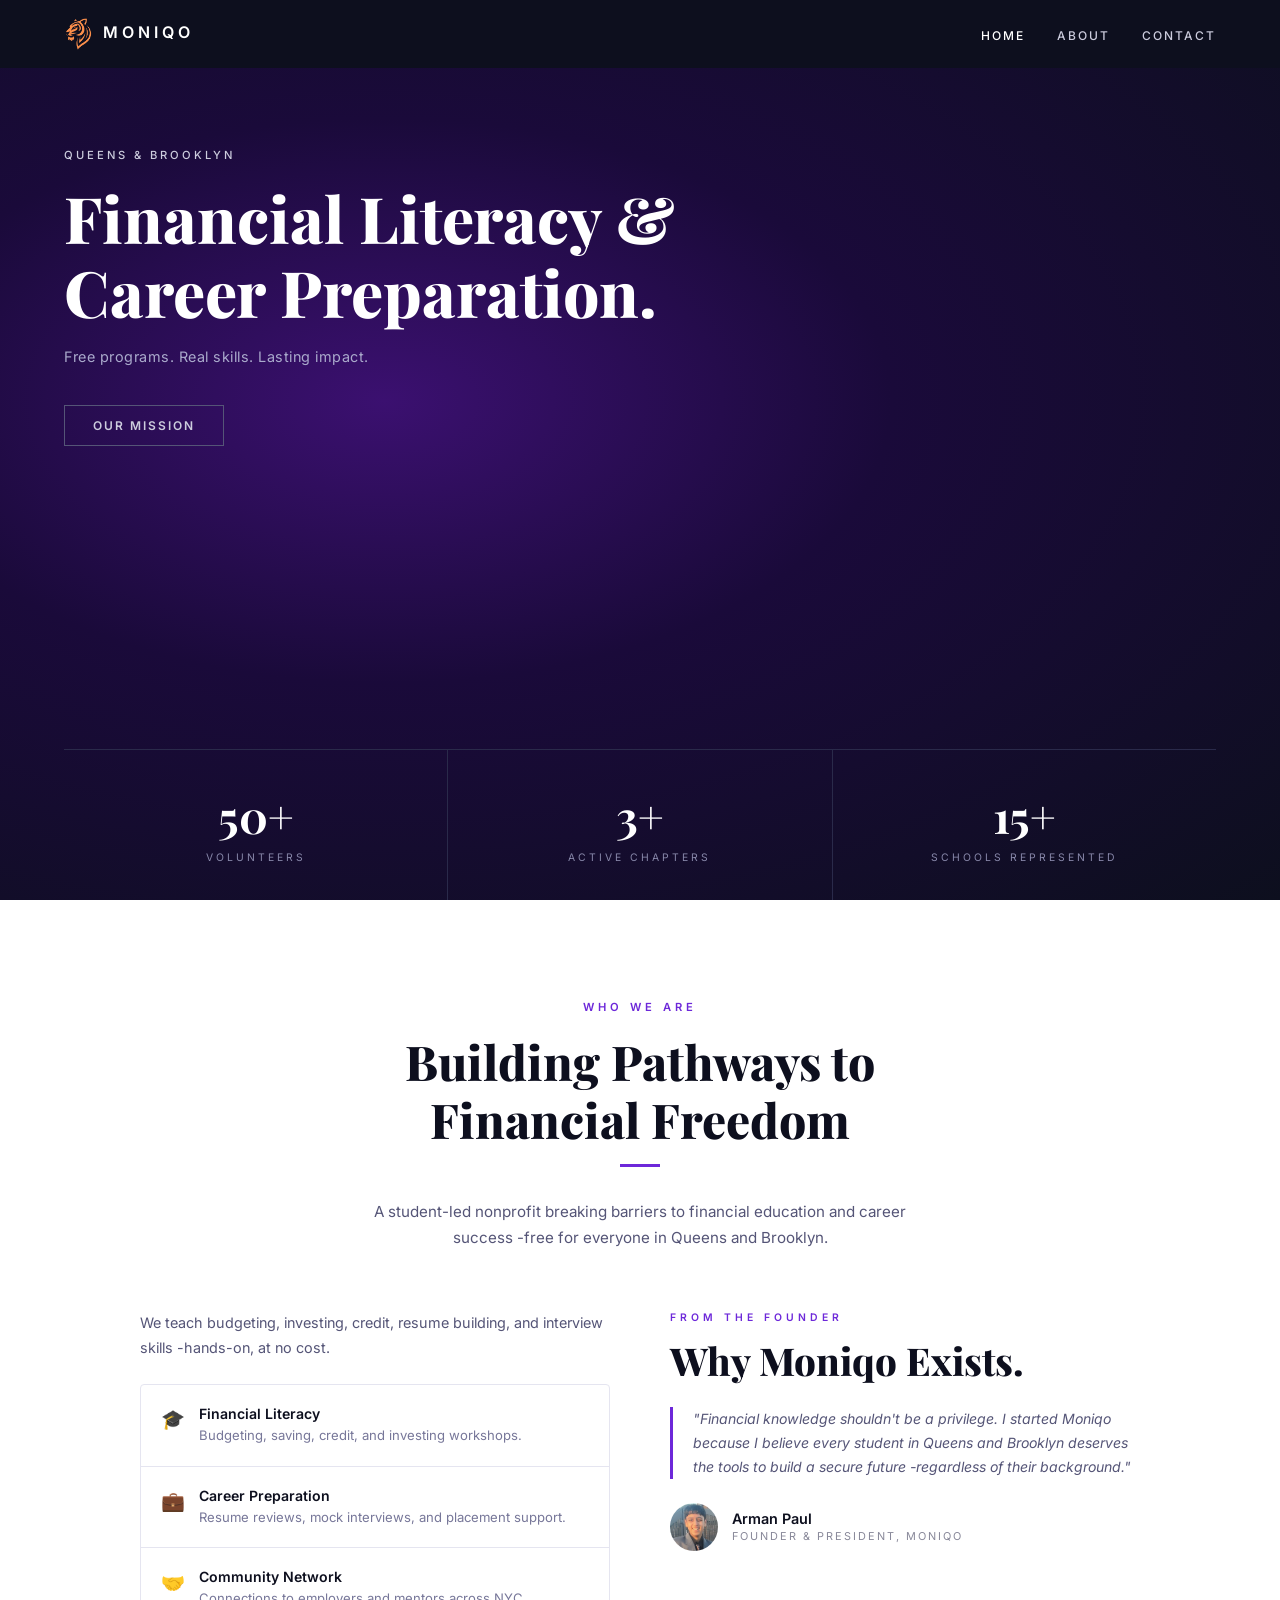
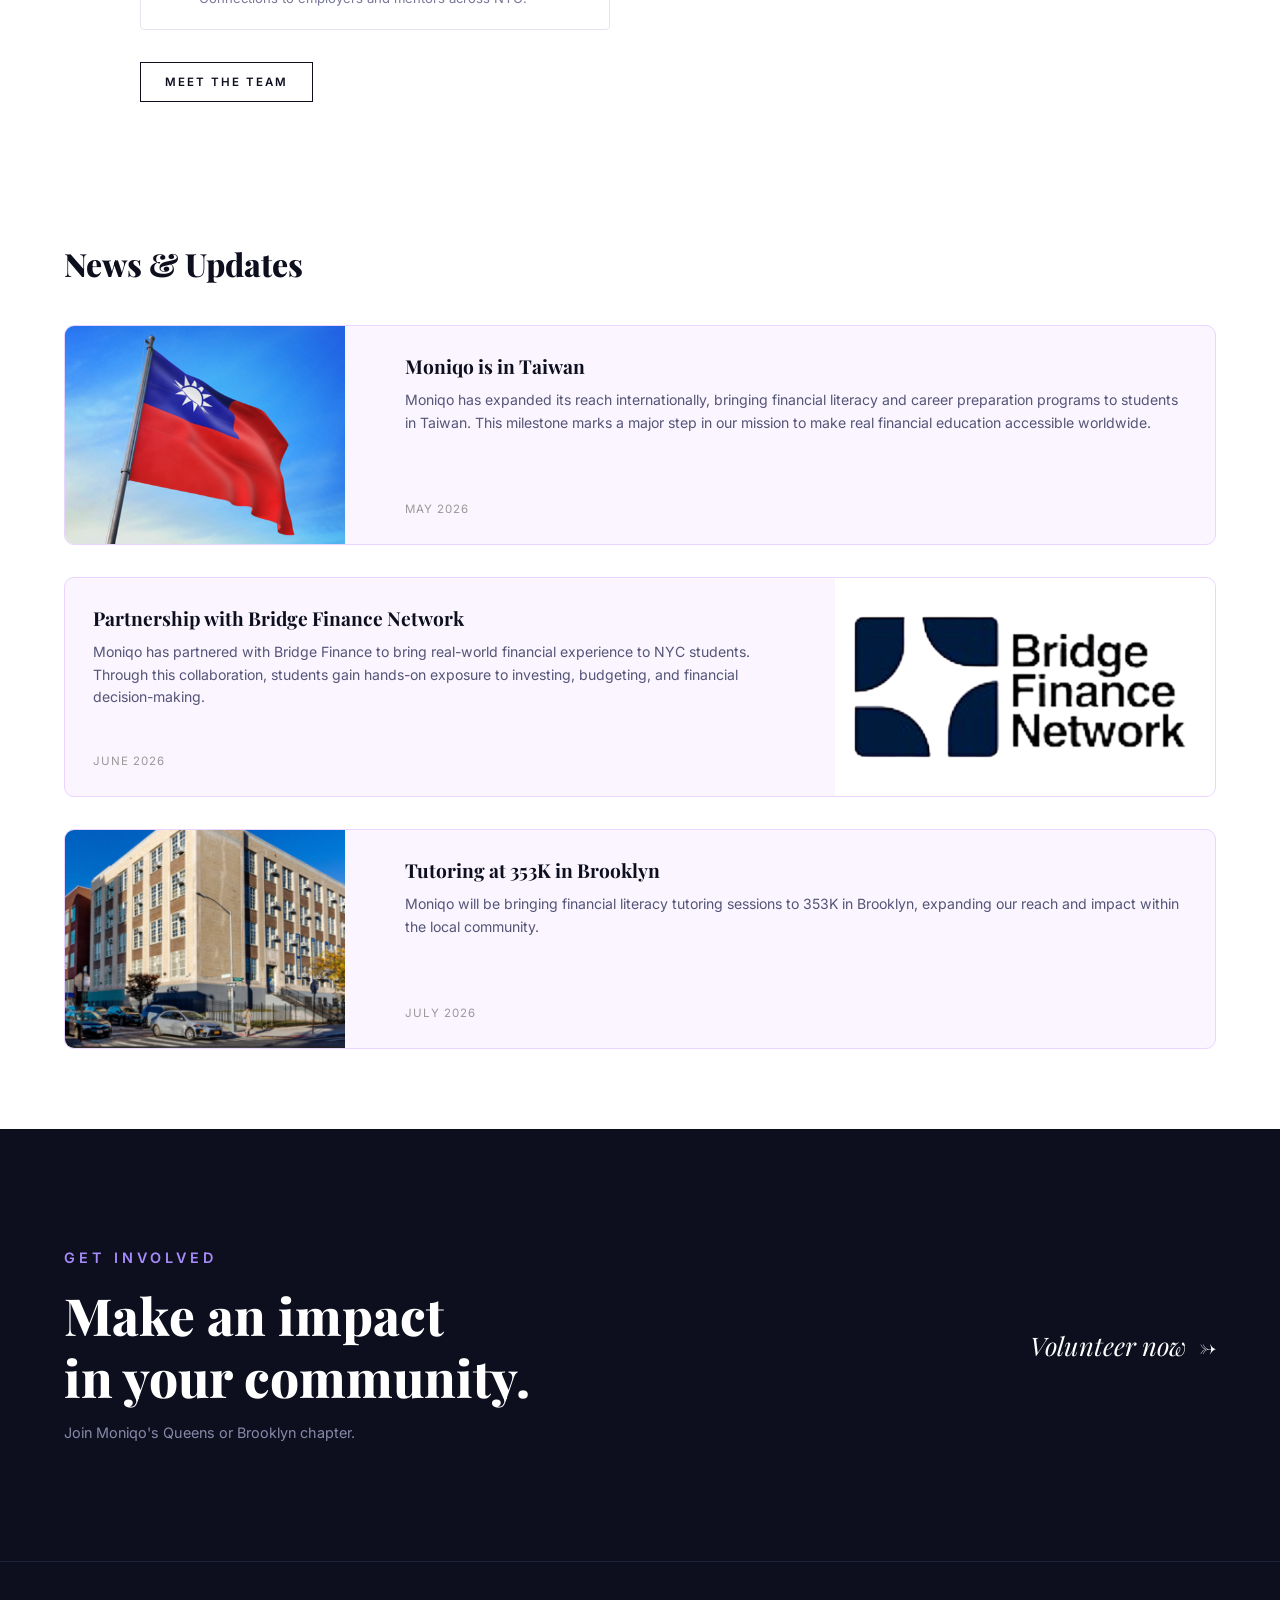
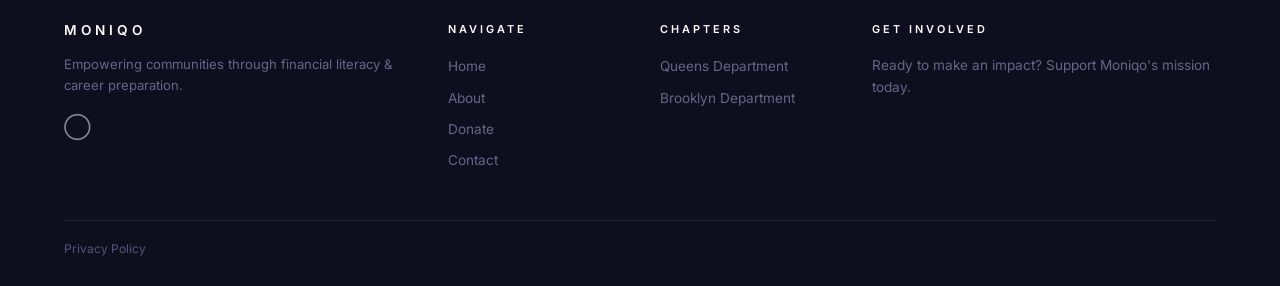
<file: index.html>
<!DOCTYPE html>
<html lang="en">
<head>
  <meta charset="UTF-8" />
  <meta name="viewport" content="width=device-width, initial-scale=1.0" />
  <title>Moniqo</title>
  <link rel="stylesheet" href="styles.css" />
  <style>
    html { scroll-behavior: smooth; }
  </style>
</head>
<body>

  <!-- NAV -->
  <nav>
    <a href="index.html" class="nav-brand"><img src="logo.png" alt="Moniqo Logo" style="height:32px;vertical-align:middle;margin-right:10px;">Moniqo</a>
    <div class="nav-right">
      <ul class="nav-links">
        <li><a href="index.html" class="active">Home</a></li>
        <li><a href="#about">About</a></li>
        <li><a href="contact.html">Contact</a></li>
      </ul>
    </div>
  </nav>

  <!-- HERO -->
  <section class="hero">
    <div class="hero-content">
      <p class="location">Queens &amp; Brooklyn</p>
      <h1>Financial Literacy &amp;<br />Career Preparation.</h1>
      <p class="tagline">Free programs. Real skills. Lasting impact.</p>
      <div class="hero-buttons">
<a href="#about" class="btn-outline">Our Mission</a>
      </div>
    </div>

    <!-- STATS -->
    <div class="stats-bar">
      <div class="stat-item">
        <div class="number">50+</div>
        <div class="label">Volunteers</div>
      </div>
      <div class="stat-item">
        <div class="number">3+</div>
        <div class="label">Active Chapters</div>
      </div>
      <div class="stat-item">
        <div class="number">15+</div>
        <div class="label">Schools Represented</div>
      </div>
    </div>
  </section>

  <!-- WHO WE ARE / ABOUT -->
  <section class="who-we-are" id="about">
    <p class="section-label">Who We Are</p>
    <h2>Building Pathways to<br />Financial Freedom</h2>
    <div class="underline-accent"></div>
    <p class="sub">A student-led nonprofit breaking barriers to financial education and career success -free for everyone in Queens and Brooklyn.</p>

    <div class="about-grid">
      <div class="features-col">
        <p>We teach budgeting, investing, credit, resume building, and interview skills -hands-on, at no cost.</p>
        <div class="feature-list">
          <div class="feature-item">
            <div class="feature-icon">🎓</div>
            <div>
              <h4>Financial Literacy</h4>
              <p>Budgeting, saving, credit, and investing workshops.</p>
            </div>
          </div>
          <div class="feature-item">
            <div class="feature-icon">💼</div>
            <div>
              <h4>Career Preparation</h4>
              <p>Resume reviews, mock interviews, and placement support.</p>
            </div>
          </div>
          <div class="feature-item">
            <div class="feature-icon">🤝</div>
            <div>
              <h4>Community Network</h4>
              <p>Connections to employers and mentors across NYC.</p>
            </div>
          </div>
        </div>
        <a href="contact.html" class="btn-meet">Meet the Team</a>
      </div>

      <div class="founder-col">
        <p class="founder-label">From the Founder</p>
        <h3>Why Moniqo Exists.</h3>
        <div class="founder-quote">
          <p>"Financial knowledge shouldn't be a privilege. I started Moniqo because I believe every student in Queens and Brooklyn deserves the tools to build a secure future -regardless of their background."</p>
        </div>
        <div class="founder-info">
          <img src="arman-paul.png" alt="Arman Paul" />
          <div>
            <div class="name">Arman Paul</div>
            <div class="title">Founder &amp; President, Moniqo</div>
          </div>
        </div>
      </div>
    </div>
  </section>

  <!-- NEWS & UPDATES -->
  <section class="news-section">
    <div class="news-header">
      <h2>News &amp; Updates</h2>
    </div>

    <div class="news-rows">

      <div class="news-row">
        <img src="taiwan.png" alt="Taiwan" />
        <div class="news-row-content">
          <h3>Moniqo is in Taiwan</h3>
          <p>Moniqo has expanded its reach internationally, bringing financial literacy and career preparation programs to students in Taiwan. This milestone marks a major step in our mission to make real financial education accessible worldwide.</p>
          <div class="news-date-sm"><span>May 2026</span></div>
        </div>
      </div>

      <div class="news-row news-row-reverse">
        <div class="news-row-content">
          <h3>Partnership with Bridge Finance Network</h3>
          <p>Moniqo has partnered with Bridge Finance to bring real-world financial experience to NYC students. Through this collaboration, students gain hands-on exposure to investing, budgeting, and financial decision-making.</p>
          <div class="news-date-sm"><span>June 2026</span></div>
        </div>
        <img src="Bridge Finance Network .png" alt="Bridge Finance Network" class="img-contain" />
      </div>

      <div class="news-row">
        <img src="353k.png" alt="353K Brooklyn" />
        <div class="news-row-content">
          <h3>Tutoring at 353K in Brooklyn</h3>
          <p>Moniqo will be bringing financial literacy tutoring sessions to 353K in Brooklyn, expanding our reach and impact within the local community.</p>
          <div class="news-date-sm"><span>July 2026</span></div>
        </div>
      </div>

    </div>
  </section>

  <!-- GET INVOLVED -->
  <section class="get-involved">
    <div class="get-involved-left">
      <p class="section-label">Get Involved</p>
      <h2>Make an impact<br />in your community.</h2>
      <p>Join Moniqo's Queens or Brooklyn chapter.</p>
    </div>
    <a href="https://docs.google.com/forms/d/1YrQzjha91CucTgwIuH_ccHVyPxOng6kGzpO0rS3Ra_c/viewform?edit_requested=true" target="_blank" class="volunteer-link">
      Volunteer now &nbsp;→
    </a>
  </section>

  <!-- FOOTER -->
  <footer>
    <div class="footer-grid">
      <div class="footer-brand">
        <span class="logo">Moniqo</span>
        <p>Empowering communities through financial literacy &amp; career preparation.</p>
        <a href="#" class="footer-instagram">&#9711;</a>
      </div>
      <div class="footer-col">
        <h5>Navigate</h5>
        <ul>
          <li><a href="index.html">Home</a></li>
          <li><a href="#about">About</a></li>
          <li><a href="#">Donate</a></li>
          <li><a href="contact.html">Contact</a></li>
        </ul>
      </div>
      <div class="footer-col">
        <h5>Chapters</h5>
        <ul>
          <li><a href="#">Queens Department</a></li>
          <li><a href="#">Brooklyn Department</a></li>
        </ul>
      </div>
      <div class="footer-col footer-cta">
        <h5>Get Involved</h5>
        <p>Ready to make an impact? Support Moniqo's mission today.</p>
      </div>
    </div>
    <div class="footer-bottom">
      <a href="#">Privacy Policy</a>
    </div>
  </footer>

</body>
</html>
</file>
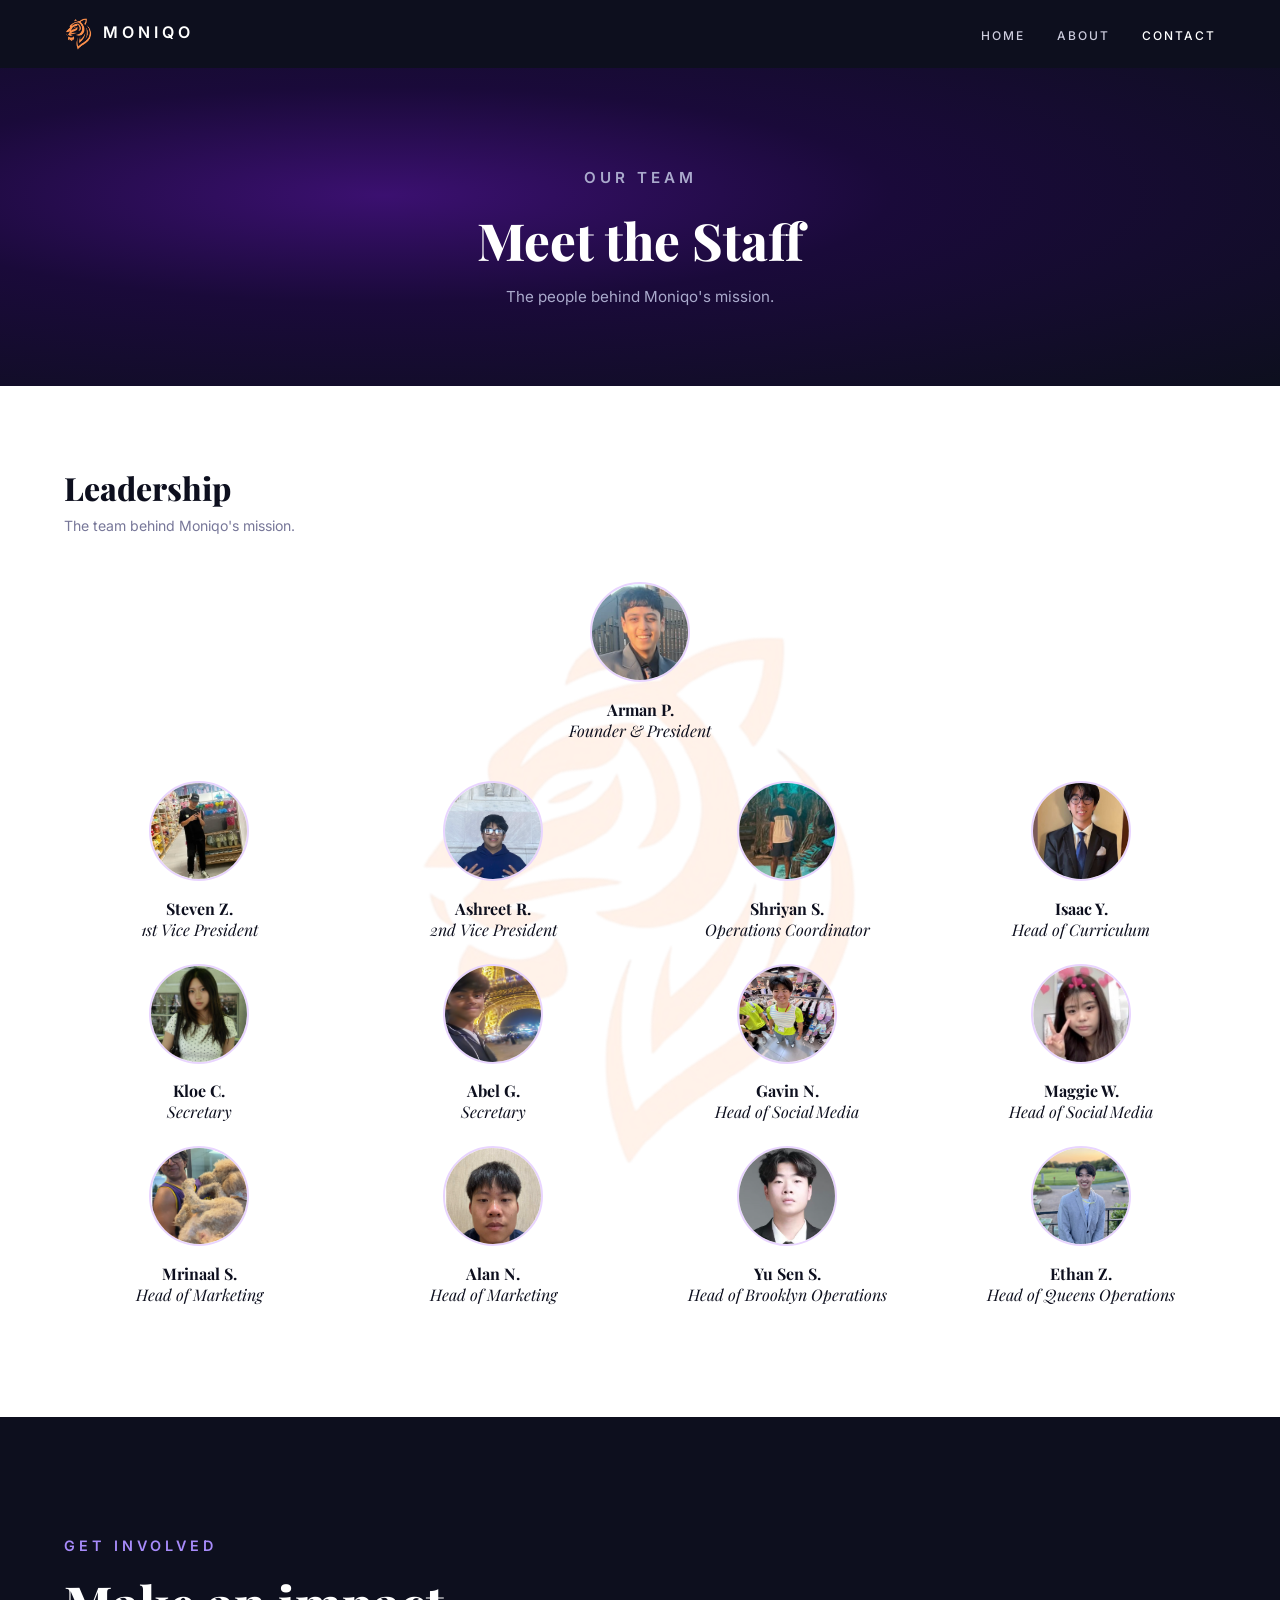
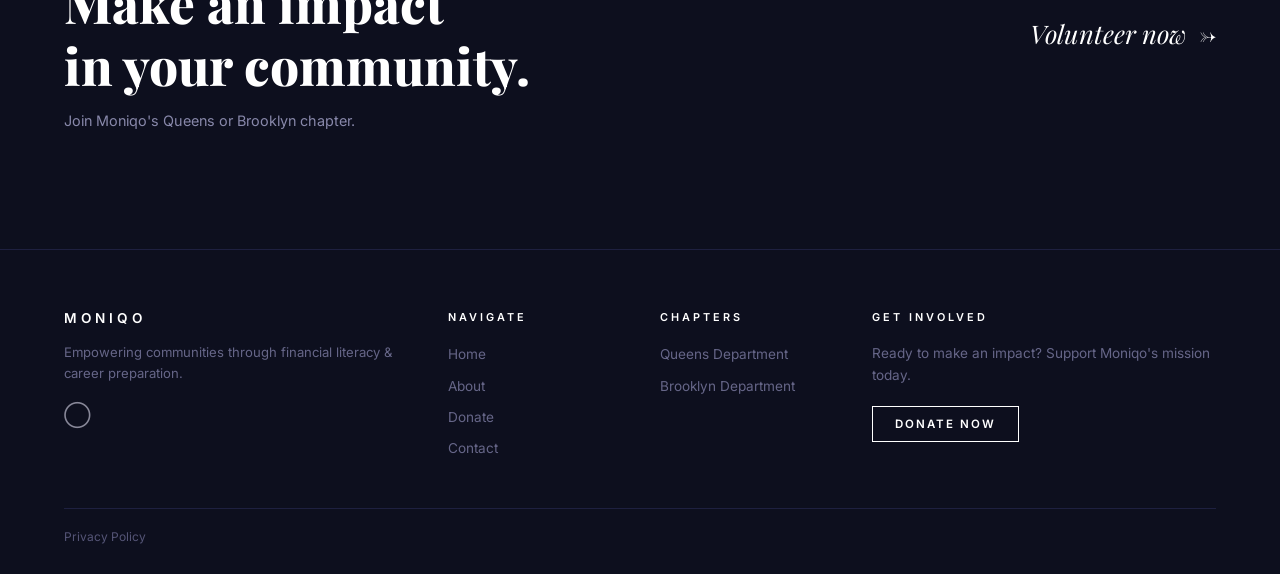
<file: contact.html>
<!DOCTYPE html>
<html lang="en">
<head>
  <meta charset="UTF-8" />
  <meta name="viewport" content="width=device-width, initial-scale=1.0" />
  <title>Contact – Moniqo</title>
  <link rel="stylesheet" href="styles.css" />
</head>
<body>

  <!-- NAV -->
  <nav>
    <a href="index.html" class="nav-brand"><img src="logo.png" alt="Moniqo Logo" style="height:32px;vertical-align:middle;margin-right:10px;">Moniqo</a>
    <div class="nav-right">
      <ul class="nav-links">
        <li><a href="index.html">Home</a></li>
        <li><a href="index.html#about">About</a></li>
        <li><a href="contact.html" class="active">Contact</a></li>
      </ul>
    </div>
  </nav>

  <!-- CONTACT HERO -->
  <section class="contact-hero">
    <p class="section-label">Our Team</p>
    <h1>Meet the Staff</h1>
    <p>The people behind Moniqo's mission.</p>
  </section>

  <!-- STAFF -->
  <section class="staff-section" style="position:relative;overflow:hidden;">
    <!-- Logo watermark background -->
    <div style="position:absolute;top:50%;left:50%;transform:translate(-50%,-50%);opacity:0.12;pointer-events:none;z-index:0;">
      <img src="logo.png" alt="" style="width:500px;" />
    </div>

    <div style="position:relative;z-index:1;">
      <h2>Leadership</h2>
      <p class="sub">The team behind Moniqo's mission.</p>

      <!-- Arman centered at top -->
      <div style="display:flex;justify-content:center;margin-bottom:2.5rem;">
        <div class="staff-card-simple">
          <img src="arman-paul.png" alt="Arman Paul" />
          <div class="staff-name">Arman P.</div>
          <div class="staff-title">Founder &amp; President</div>
        </div>
      </div>

      <!-- Everyone else in 4-column grid -->
      <!-- Rows 1, 2, 3: all 4 people each -->
      <div class="staff-grid-four">

        <!-- Row 1 -->
        <div class="staff-card-simple">
          <img src="Steven.png" alt="Steven Z." />
          <div class="staff-name">Steven Z.</div>
          <div class="staff-title">1st Vice President</div>
        </div>
        <div class="staff-card-simple">
          <img src="Ashreet.png" alt="Ashreet R." />
          <div class="staff-name">Ashreet R.</div>
          <div class="staff-title">2nd Vice President</div>
        </div>
        <div class="staff-card-simple">
          <img src="Shriyan.png" alt="Shriyan S." />
          <div class="staff-name">Shriyan S.</div>
          <div class="staff-title">Operations Coordinator</div>
        </div>
        <div class="staff-card-simple">
          <img src="Issac.png" alt="Isaac Y." />
          <div class="staff-name">Isaac Y.</div>
          <div class="staff-title">Head of Curriculum</div>
        </div>

        <!-- Row 2 -->
        <div class="staff-card-simple">
          <img src="Kloe.png" alt="Kloe C." />
          <div class="staff-name">Kloe C.</div>
          <div class="staff-title">Secretary</div>
        </div>
        <div class="staff-card-simple">
          <img src="Abel.png" alt="Abel G." />
          <div class="staff-name">Abel G.</div>
          <div class="staff-title">Secretary</div>
        </div>
        <div class="staff-card-simple">
          <img src="Gavin.png" alt="Gavin N." />
          <div class="staff-name">Gavin N.</div>
          <div class="staff-title">Head of Social Media</div>
        </div>
        <div class="staff-card-simple">
          <img src="Maggie.png" alt="Maggie W." />
          <div class="staff-name">Maggie W.</div>
          <div class="staff-title">Head of Social Media</div>
        </div>

        <!-- Row 3 -->
        <div class="staff-card-simple">
          <img src="Mrinaal.png" alt="Mrinaal S." />
          <div class="staff-name">Mrinaal S.</div>
          <div class="staff-title">Head of Marketing</div>
        </div>
        <div class="staff-card-simple">
          <img src="Alan.png" alt="Alan N." />
          <div class="staff-name">Alan N.</div>
          <div class="staff-title">Head of Marketing</div>
        </div>
        <div class="staff-card-simple">
          <img src="Yu Sen.png" alt="Yu Sen S." />
          <div class="staff-name">Yu Sen S.</div>
          <div class="staff-title">Head of Brooklyn Operations</div>
        </div>
        <div class="staff-card-simple">
          <img src="Ethan.png" alt="Ethan Z." />
          <div class="staff-name">Ethan Z.</div>
          <div class="staff-title">Head of Queens Operations</div>
        </div>

      </div>
    </div>
  </section>

  <!-- GET INVOLVED -->
  <section class="get-involved">
    <div class="get-involved-left">
      <p class="section-label">Get Involved</p>
      <h2>Make an impact<br />in your community.</h2>
      <p>Join Moniqo's Queens or Brooklyn chapter.</p>
    </div>
    <a href="https://docs.google.com/forms/d/1YrQzjha91CucTgwIuH_ccHVyPxOng6kGzpO0rS3Ra_c/viewform?edit_requested=true" target="_blank" class="volunteer-link">
      Volunteer now &nbsp;→
    </a>
  </section>

  <!-- FOOTER -->
  <footer>
    <div class="footer-grid">
      <div class="footer-brand">
        <span class="logo">Moniqo</span>
        <p>Empowering communities through financial literacy &amp; career preparation.</p>
        <a href="#" class="footer-instagram">&#9711;</a>
      </div>
      <div class="footer-col">
        <h5>Navigate</h5>
        <ul>
          <li><a href="index.html">Home</a></li>
          <li><a href="index.html#about">About</a></li>
          <li><a href="#">Donate</a></li>
          <li><a href="contact.html">Contact</a></li>
        </ul>
      </div>
      <div class="footer-col">
        <h5>Chapters</h5>
        <ul>
          <li><a href="#">Queens Department</a></li>
          <li><a href="#">Brooklyn Department</a></li>
        </ul>
      </div>
      <div class="footer-col footer-cta">
        <h5>Get Involved</h5>
        <p>Ready to make an impact? Support Moniqo's mission today.</p>
        <a href="#" class="btn-donate-footer">Donate Now</a>
      </div>
    </div>
    <div class="footer-bottom">
      <a href="#">Privacy Policy</a>
    </div>
  </footer>

</body>
</html>
</file>
<file: styles.css>
@import url('https://fonts.googleapis.com/css2?family=Playfair+Display:ital,wght@0,700;0,800;1,700&family=Inter:wght@300;400;500;600&display=swap');

* {
  margin: 0;
  padding: 0;
  box-sizing: border-box;
}

body {
  font-family: 'Inter', sans-serif;
  background-color: #ffffff;
  color: #ffffff;
}

/* ── NAV ── */
nav {
  background-color: #0d0f1e;
  display: flex;
  align-items: center;
  justify-content: space-between;
  padding: 0 5%;
  height: 68px;
  position: sticky;
  top: 0;
  z-index: 100;
}


.nav-brand {
  font-family: 'Inter', sans-serif;
  font-size: 1rem;
  font-weight: 600;
  letter-spacing: 4px;
  text-transform: uppercase;
  color: #ffffff;
  text-decoration: none;
}

.nav-right {
  display: flex;
  align-items: center;
  gap: 2.5rem;
}

.nav-links {
  display: flex;
  gap: 2rem;
  list-style: none;
}

.nav-links a {
  color: #ccccdd;
  text-decoration: none;
  font-size: 0.75rem;
  font-weight: 500;
  letter-spacing: 2px;
  text-transform: uppercase;
  transition: color 0.2s;
}

.nav-links a:hover,
.nav-links a.active {
  color: #ffffff;
}

.btn-donate-nav {
  border: 1px solid #ffffff;
  color: #ffffff;
  background: transparent;
  padding: 8px 20px;
  font-size: 0.75rem;
  font-weight: 600;
  letter-spacing: 2px;
  text-transform: uppercase;
  text-decoration: none;
  transition: background 0.2s, color 0.2s;
}

.btn-donate-nav:hover {
  background: #ffffff;
  color: #0d0f1e;
}

/* ── HERO ── */
.hero {
  background: radial-gradient(ellipse at 30% 40%, #3b1070 0%, #1a0a3a 40%, #0d0f1e 100%);
  min-height: calc(100vh - 68px);
  display: flex;
  flex-direction: column;
  justify-content: space-between;
  padding: 80px 5% 0;
}

.hero-content {
  max-width: 620px;
}

.hero .location {
  font-size: 0.7rem;
  font-weight: 500;
  letter-spacing: 3px;
  text-transform: uppercase;
  color: #ccccdd;
  margin-bottom: 1.2rem;
}

.hero h1 {
  font-family: 'Playfair Display', serif;
  font-size: clamp(2.8rem, 5vw, 4.2rem);
  font-weight: 800;
  line-height: 1.15;
  color: #ffffff;
  margin-bottom: 1.2rem;
}

.hero .tagline {
  font-size: 0.9rem;
  color: #aaaacc;
  margin-bottom: 2.5rem;
  letter-spacing: 0.5px;
}

.hero-buttons {
  display: flex;
  gap: 1rem;
  flex-wrap: wrap;
}

.btn-primary {
  background-color: #ffffff;
  color: #0d0f1e;
  padding: 12px 28px;
  font-size: 0.75rem;
  font-weight: 700;
  letter-spacing: 2px;
  text-transform: uppercase;
  text-decoration: none;
  transition: background 0.2s;
}

.btn-primary:hover {
  background-color: #e0e0f0;
}

.btn-outline {
  border: 1px solid #555577;
  color: #ccccdd;
  background: transparent;
  padding: 12px 28px;
  font-size: 0.75rem;
  font-weight: 600;
  letter-spacing: 2px;
  text-transform: uppercase;
  text-decoration: none;
  transition: border-color 0.2s, color 0.2s;
}

.btn-outline:hover {
  border-color: #ffffff;
  color: #ffffff;
}

/* ── STATS BAR ── */
.stats-bar {
  display: flex;
  border-top: 1px solid #2a2a4a;
  margin-top: 60px;
}

.stat-item {
  flex: 1;
  text-align: center;
  padding: 36px 20px;
  border-right: 1px solid #2a2a4a;
}

.stat-item:last-child {
  border-right: none;
}

.stat-item .number {
  font-family: 'Playfair Display', serif;
  font-size: 2.8rem;
  font-weight: 700;
  color: #ffffff;
}

.stat-item .label {
  font-size: 0.65rem;
  letter-spacing: 3px;
  text-transform: uppercase;
  color: #8888aa;
  margin-top: 0.4rem;
}

/* ── ABOUT / WHO WE ARE SECTION ── */
.who-we-are {
  background: #ffffff;
  color: #0d0f1e;
  text-align: center;
  padding: 100px 5% 60px;
}

.section-label {
  font-size: 0.7rem;
  font-weight: 600;
  letter-spacing: 4px;
  text-transform: uppercase;
  color: #6d28d9;
  margin-bottom: 1.2rem;
}

.who-we-are h2 {
  font-family: 'Playfair Display', serif;
  font-size: clamp(2rem, 4vw, 3rem);
  font-weight: 800;
  color: #0d0f1e;
  line-height: 1.2;
  margin-bottom: 1rem;
}

.underline-accent {
  width: 40px;
  height: 3px;
  background: #6d28d9;
  margin: 0 auto 2rem;
}

.who-we-are .sub {
  font-size: 0.95rem;
  color: #555577;
  max-width: 560px;
  margin: 0 auto 60px;
  line-height: 1.7;
}

.about-grid {
  display: grid;
  grid-template-columns: 1fr 1fr;
  gap: 60px;
  max-width: 1000px;
  margin: 0 auto;
  text-align: left;
}

.features-col p {
  font-size: 0.9rem;
  color: #555577;
  line-height: 1.7;
  margin-bottom: 1.5rem;
}

.feature-list {
  border: 1px solid #e5e5f0;
  border-radius: 4px;
  overflow: hidden;
}

.feature-item {
  display: flex;
  align-items: flex-start;
  gap: 14px;
  padding: 20px;
  border-bottom: 1px solid #e5e5f0;
}

.feature-item:last-child {
  border-bottom: none;
}

.feature-icon {
  font-size: 1.2rem;
  margin-top: 2px;
}

.feature-item h4 {
  font-size: 0.88rem;
  font-weight: 600;
  color: #0d0f1e;
  margin-bottom: 4px;
}

.feature-item p {
  font-size: 0.82rem;
  color: #777799;
  margin: 0;
  line-height: 1.5;
}

.btn-meet {
  display: inline-block;
  border: 1px solid #0d0f1e;
  color: #0d0f1e;
  background: transparent;
  padding: 12px 24px;
  font-size: 0.72rem;
  font-weight: 600;
  letter-spacing: 2px;
  text-transform: uppercase;
  text-decoration: none;
  margin-top: 2rem;
  transition: background 0.2s, color 0.2s;
}

.btn-meet:hover {
  background: #0d0f1e;
  color: #ffffff;
}

.founder-col {
  display: flex;
  flex-direction: column;
  justify-content: flex-start;
}

.founder-label {
  font-size: 0.65rem;
  font-weight: 600;
  letter-spacing: 4px;
  text-transform: uppercase;
  color: #6d28d9;
  margin-bottom: 0.8rem;
}

.founder-col h3 {
  font-family: 'Playfair Display', serif;
  font-size: clamp(1.8rem, 3vw, 2.4rem);
  font-weight: 800;
  color: #0d0f1e;
  line-height: 1.2;
  margin-bottom: 1.5rem;
}

.founder-quote {
  border-left: 3px solid #6d28d9;
  padding-left: 20px;
  margin-bottom: 1.5rem;
}

.founder-quote p {
  font-size: 0.88rem;
  font-style: italic;
  color: #555577;
  line-height: 1.7;
}

.founder-info {
  display: flex;
  align-items: center;
  gap: 14px;
}

.founder-info img {
  width: 48px;
  height: 48px;
  border-radius: 50%;
  object-fit: cover;
}

.founder-info .name {
  font-size: 0.9rem;
  font-weight: 600;
  color: #0d0f1e;
}

.founder-info .title {
  font-size: 0.68rem;
  letter-spacing: 2px;
  text-transform: uppercase;
  color: #888899;
  margin-top: 2px;
}

/* ── NEWS & INSIGHTS ── */
.news-section {
  background: #ffffff;
  color: #0d0f1e;
  padding: 80px 5%;
}

.news-header {
  display: flex;
  justify-content: space-between;
  align-items: baseline;
  margin-bottom: 2.5rem;
}

.news-header h2 {
  font-family: 'Playfair Display', serif;
  font-size: 2rem;
  font-weight: 800;
  color: #0d0f1e;
}

.view-all {
  font-size: 0.75rem;
  font-weight: 600;
  letter-spacing: 1px;
  color: #6d28d9;
  text-decoration: none;
  text-transform: uppercase;
}

.view-all:hover {
  text-decoration: underline;
}

.news-featured {
  display: grid;
  grid-template-columns: 1fr 1fr;
  gap: 40px;
  margin-bottom: 2rem;
}

.news-featured img {
  width: 100%;
  height: 220px;
  object-fit: cover;
}

.news-featured-content {
  display: flex;
  flex-direction: column;
  justify-content: center;
}

.news-tag {
  font-size: 0.65rem;
  font-weight: 600;
  letter-spacing: 3px;
  text-transform: uppercase;
  color: #6d28d9;
  margin-bottom: 0.8rem;
}

.news-featured-content h3 {
  font-family: 'Playfair Display', serif;
  font-size: 1.4rem;
  font-weight: 700;
  color: #0d0f1e;
  line-height: 1.3;
  margin-bottom: 1rem;
}

.news-featured-content p {
  font-size: 0.85rem;
  color: #666688;
  line-height: 1.6;
  margin-bottom: 1rem;
}

.news-meta {
  display: flex;
  justify-content: space-between;
  align-items: center;
  font-size: 0.72rem;
  color: #999999;
  text-transform: uppercase;
  letter-spacing: 1px;
}

.read-more {
  color: #6d28d9;
  text-decoration: none;
  font-weight: 600;
}

.news-grid {
  display: grid;
  grid-template-columns: 1fr 1fr 1fr;
  gap: 20px;
}

.news-card {
  border: 1px solid #e5e5f0;
  padding: 20px;
}

.news-card img {
  width: 100%;
  height: 120px;
  object-fit: cover;
  margin-bottom: 1rem;
}

.news-card .news-tag {
  display: block;
  margin-bottom: 0.5rem;
}

.news-card h4 {
  font-family: 'Playfair Display', serif;
  font-size: 1rem;
  font-weight: 700;
  color: #0d0f1e;
  line-height: 1.3;
  margin-bottom: 0.8rem;
}

.news-card .news-date {
  font-size: 0.7rem;
  color: #999999;
  text-transform: uppercase;
  letter-spacing: 1px;
  display: flex;
  justify-content: space-between;
}

/* ── NEWS ROWS ── */
.news-rows {
  display: flex;
  flex-direction: column;
  gap: 2rem;
}

.news-row {
  display: grid;
  grid-template-columns: 280px 1fr;
  gap: 2rem;
  height: 220px;
  background: #faf5ff;
  border: 1px solid #e9d5ff;
  border-radius: 10px;
  overflow: hidden;
}

.news-row img {
  width: 100%;
  height: 100%;
  object-fit: cover;
  display: block;
}

.news-row img.img-contain {
  object-fit: contain;
  object-position: center;
  background: #ffffff;
}

.news-row-reverse {
  grid-template-columns: 1fr 380px;
}

.news-img-placeholder {
  width: 100%;
  height: 100%;
  background: #ede9fe;
  border-right: 1px dashed #c4b5fd;
  display: flex;
  align-items: center;
  justify-content: center;
}

.news-row-content {
  padding: 28px;
  display: flex;
  flex-direction: column;
  gap: 10px;
}

.news-row-content h3 {
  font-family: 'Playfair Display', serif;
  font-size: 1.2rem;
  font-weight: 700;
  color: #0d0f1e;
  line-height: 1.3;
}

.news-row-content p {
  font-size: 0.88rem;
  color: #555577;
  line-height: 1.6;
}

.news-date-sm {
  font-size: 0.72rem;
  color: #999;
  text-transform: uppercase;
  letter-spacing: 1px;
  margin-top: auto;
}

/* ── GET INVOLVED ── */
.get-involved {
  background: #0d0f1e;
  color: #ffffff;
  padding: 120px 5%;
  display: flex;
  justify-content: space-between;
  align-items: center;
}

.get-involved-left .section-label {
  color: #a78bfa;
  margin-bottom: 1.2rem;
}

.get-involved-left h2 {
  font-family: 'Playfair Display', serif;
  font-size: clamp(2rem, 4vw, 3.2rem);
  font-weight: 800;
  color: #ffffff;
  line-height: 1.2;
  margin-bottom: 1rem;
}

.get-involved-left p {
  font-size: 0.9rem;
  color: #8888aa;
}

.volunteer-link {
  font-family: 'Playfair Display', serif;
  font-size: 1.6rem;
  font-style: italic;
  color: #ffffff;
  text-decoration: none;
  display: flex;
  align-items: center;
  gap: 12px;
  white-space: nowrap;
  transition: color 0.2s;
}

.volunteer-link:hover {
  color: #a78bfa;
}

/* ── FOOTER ── */
footer {
  background-color: #0d0f1e;
  border-top: 1px solid #1e2040;
  padding: 60px 5% 30px;
}

.footer-grid {
  display: grid;
  grid-template-columns: 2fr 1fr 1fr 2fr;
  gap: 40px;
  margin-bottom: 40px;
}

.footer-brand .logo {
  font-family: 'Inter', sans-serif;
  font-size: 0.85rem;
  font-weight: 600;
  letter-spacing: 4px;
  text-transform: uppercase;
  color: #ffffff;
  margin-bottom: 1rem;
  display: block;
}

.footer-brand p {
  font-size: 0.82rem;
  color: #666688;
  line-height: 1.6;
  margin-bottom: 1.2rem;
}

.footer-instagram {
  color: #888899;
  text-decoration: none;
  font-size: 1.2rem;
  transition: color 0.2s;
}

.footer-instagram:hover {
  color: #a78bfa;
}

.footer-col h5 {
  font-size: 0.68rem;
  font-weight: 600;
  letter-spacing: 3px;
  text-transform: uppercase;
  color: #ffffff;
  margin-bottom: 1.2rem;
}

.footer-col ul {
  list-style: none;
}

.footer-col ul li {
  margin-bottom: 0.7rem;
}

.footer-col ul li a {
  font-size: 0.85rem;
  color: #666688;
  text-decoration: none;
  transition: color 0.2s;
}

.footer-col ul li a:hover {
  color: #ffffff;
}

.footer-cta p {
  font-size: 0.85rem;
  color: #666688;
  line-height: 1.6;
  margin-bottom: 1.2rem;
}

.btn-donate-footer {
  display: inline-block;
  border: 1px solid #ffffff;
  color: #ffffff;
  background: transparent;
  padding: 10px 22px;
  font-size: 0.72rem;
  font-weight: 600;
  letter-spacing: 2px;
  text-transform: uppercase;
  text-decoration: none;
  transition: background 0.2s, color 0.2s;
}

.btn-donate-footer:hover {
  background: #ffffff;
  color: #0d0f1e;
}

.footer-bottom {
  border-top: 1px solid #1e2040;
  padding-top: 20px;
  display: flex;
  justify-content: space-between;
  align-items: center;
}

.footer-bottom a {
  font-size: 0.75rem;
  color: #555577;
  text-decoration: none;
}

.footer-bottom a:hover {
  color: #ffffff;
}

/* ── CONTACT PAGE ── */
.contact-hero {
  background: radial-gradient(ellipse at 30% 40%, #3b1070 0%, #1a0a3a 40%, #0d0f1e 100%);
  padding: 100px 5% 80px;
  text-align: center;
}

.contact-hero h1 {
  font-family: 'Playfair Display', serif;
  font-size: clamp(2.2rem, 4vw, 3.2rem);
  font-weight: 800;
  color: #ffffff;
  margin-bottom: 0.8rem;
}

.contact-hero p {
  font-size: 0.95rem;
  color: #aaaacc;
}

.staff-section {
  background: #ffffff;
  color: #0d0f1e;
  padding: 80px 5%;
}

.staff-section h2 {
  font-family: 'Playfair Display', serif;
  font-size: 2rem;
  font-weight: 800;
  color: #0d0f1e;
  margin-bottom: 0.5rem;
}

.staff-section .sub {
  font-size: 0.88rem;
  color: #777799;
  margin-bottom: 3rem;
}

.staff-grid {
  display: grid;
  grid-template-columns: repeat(auto-fill, minmax(200px, 1fr));
  gap: 2rem;
  margin-bottom: 60px;
}

.staff-grid-six {
  display: grid;
  grid-template-columns: repeat(3, 1fr);
  gap: 2rem;
  margin-bottom: 60px;
}

.staff-grid-four {
  display: grid;
  grid-template-columns: repeat(8, 1fr);
  gap: 1.5rem;
  margin-bottom: 2rem;
}

.staff-grid-four .staff-card-simple {
  grid-column: span 2;
}

.staff-grid-ten {
  display: grid;
  grid-template-columns: repeat(10, 1fr);
  gap: 1.5rem;
  margin-bottom: 60px;
}

.staff-grid-ten .staff-card-simple {
  grid-column: span 2;
}

.staff-card-simple {
  text-align: center;
}

.staff-card-simple img {
  width: 100px;
  height: 100px;
  border-radius: 50%;
  object-fit: cover;
  border: 2px solid #e9d5ff;
  margin-bottom: 0.8rem;
}

.staff-card-simple .staff-name,
.staff-card .staff-name {
  font-family: 'Playfair Display', serif;
  font-weight: 700;
}

.staff-card-simple .staff-title,
.staff-card .staff-title {
  font-family: 'Playfair Display', serif;
  font-weight: 400;
  font-style: italic;
}

.staff-card {
  text-align: center;
}

.staff-card img {
  width: 90px;
  height: 90px;
  border-radius: 50%;
  object-fit: cover;
  margin-bottom: 1rem;
  border: 2px solid #e5e5f0;
}

.staff-card .staff-name {
  font-size: 0.95rem;
  font-weight: 700;
  color: #0d0f1e;
}

.staff-card .staff-title {
  font-size: 0.72rem;
  letter-spacing: 1px;
  text-transform: uppercase;
  color: #6d28d9;
  margin: 0.3rem 0;
}

.staff-card .staff-bio {
  font-size: 0.82rem;
  color: #777799;
  line-height: 1.5;
  margin-top: 0.5rem;
}

/* ── RESPONSIVE ── */
@media (max-width: 768px) {
  .about-grid,
  .news-featured,
  .news-grid,
  .footer-grid {
    grid-template-columns: 1fr;
  }

  .get-involved {
    flex-direction: column;
    gap: 2rem;
  }

  .stats-bar {
    flex-direction: column;
  }

  .stat-item {
    border-right: none;
    border-bottom: 1px solid #2a2a4a;
  }
}
</file>
